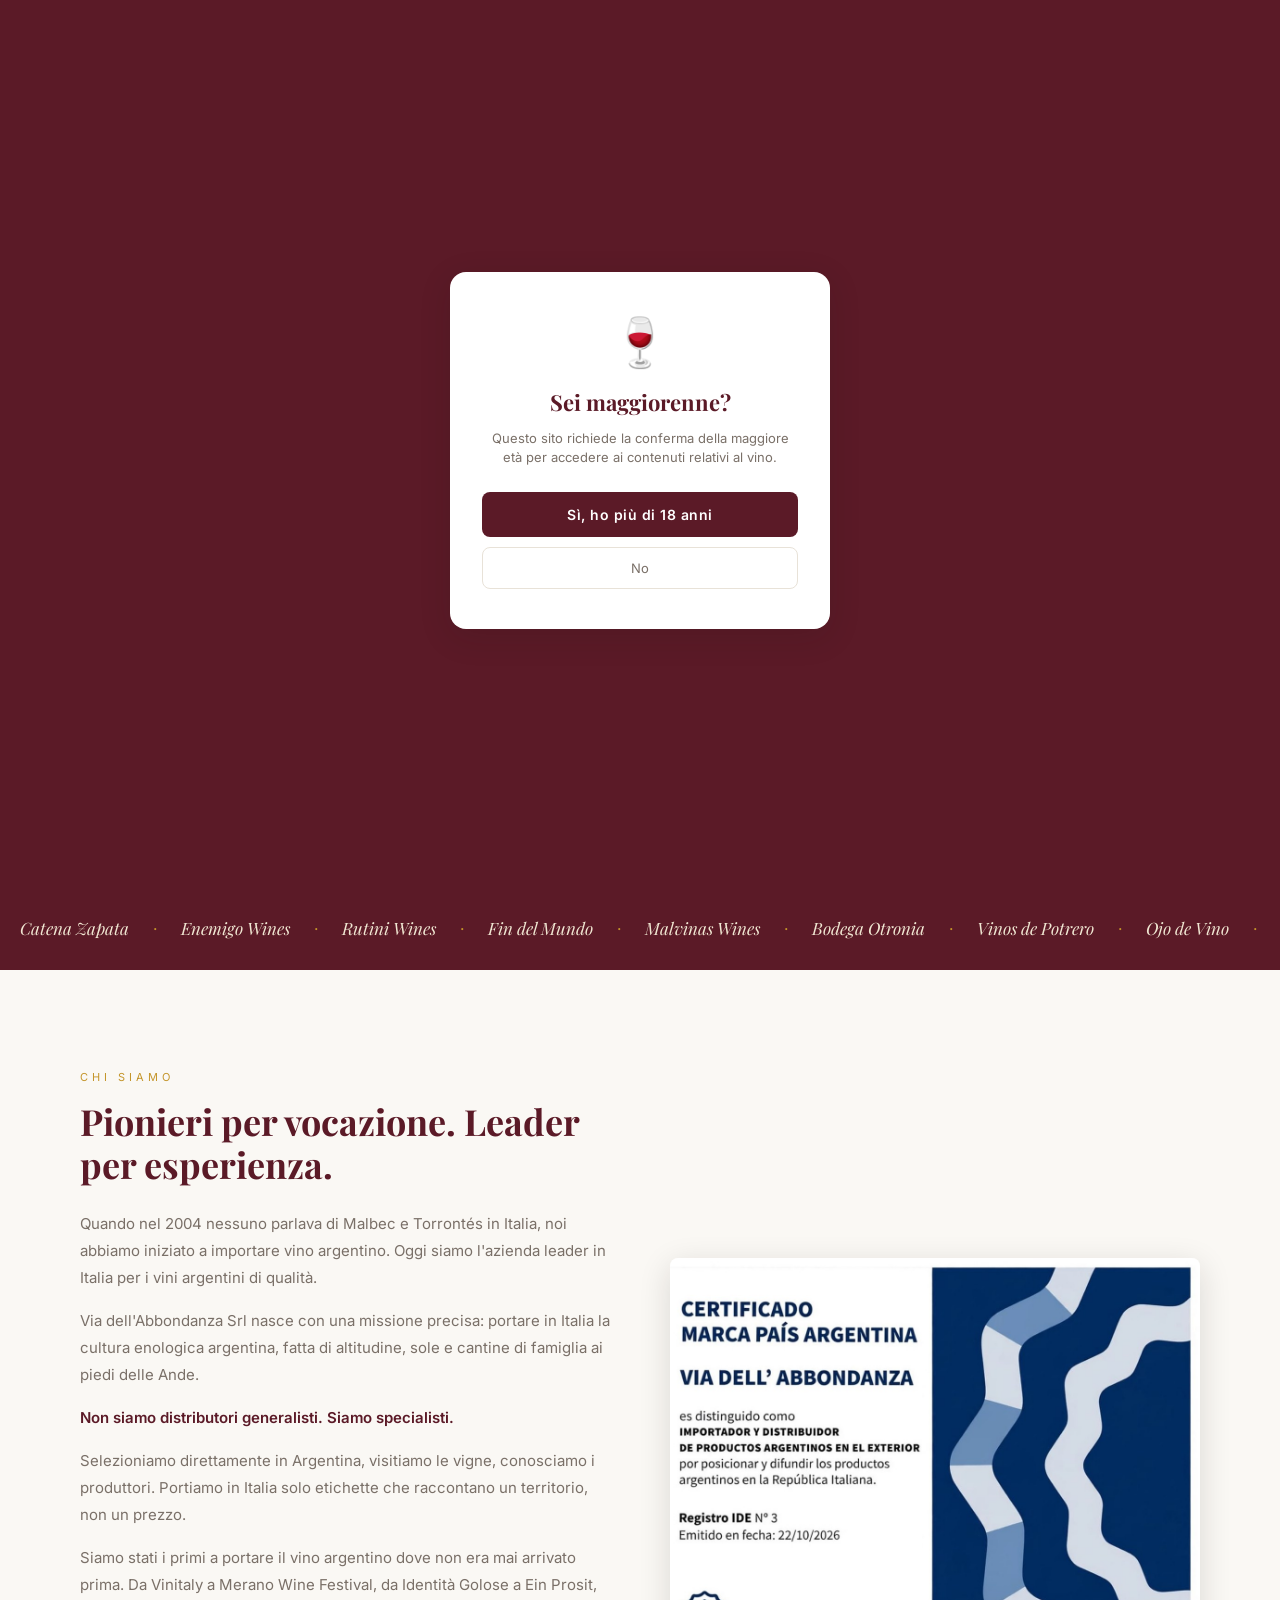
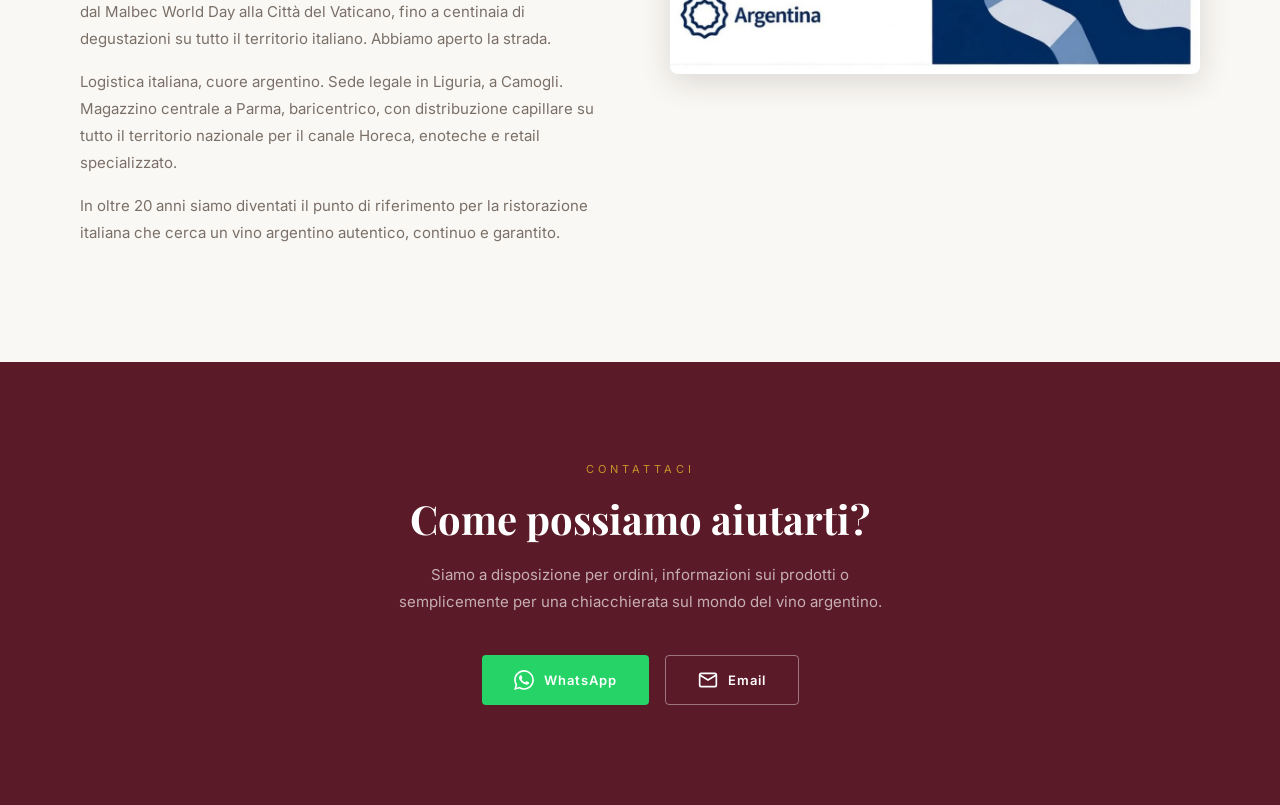
<file: index.html>
<!DOCTYPE html>
<html lang="it" translate="no">
<head>
  <meta charset="UTF-8"/>
  <script>
    // Cartel +18: si la edad no está confirmada, se muestra antes de pintar la página.
    (function(){
      var ok = false;
      try { ok = localStorage.getItem('vda_age_ok') === 'yes'; } catch(e) {}
      if (!ok) document.documentElement.classList.add('age-gate-pending');
    })();
  </script>
  <script async src="https://www.googletagmanager.com/gtag/js?id=G-C23Y322FEK"></script>
<script>
  window.dataLayer = window.dataLayer || [];
  function gtag(){dataLayer.push(arguments);}
  gtag('js', new Date());
  gtag('config', 'G-C23Y322FEK');
</script>
  <meta name="viewport" content="width=device-width, initial-scale=1.0"/>
  <title>Via dell'Abbondanza — I migliori vini argentini</title>
  <link rel="preconnect" href="https://fonts.googleapis.com"/>
  <link href="https://fonts.googleapis.com/css2?family=Playfair+Display:wght@400;600;700&family=Inter:wght@300;400;500&display=swap" rel="stylesheet"/>
  <link rel="stylesheet" href="css/homepage.css"/>
</head>
<body>

  <!-- HERO -->
  <section class="hero">
    <div class="hero-overlay"></div>
    <div class="hero-header">
      <img src="assets/logo.png" alt="Vía Dell'Abbondanza" class="hero-logo"/>
      <div class="hero-lang" translate="no">
  <button class="lang-btn" data-lang="it" onclick="setLang('it')">IT</button>
  <button class="lang-btn" data-lang="es" onclick="setLang('es')">ES</button>
  <button class="lang-btn" data-lang="en" onclick="setLang('en')">EN</button>
</div>
    </div>
    <div class="hero-content">
      <h1 class="hero-title">Vía Dell'Abbondanza</h1>
      <p class="hero-tagline" data-i18n="home.tagline">Via dell'Abbondanza Srl · Importazione dei migliori vini argentini dal 2004</p>
      <div class="hero-btns">
        <a href="catalogo.html" class="hero-btn" data-i18n="home.btn">Scopri il catalogo</a>
        <a href="catalogo.html?modo=pedido&login=1" class="hero-btn hero-btn-secondary" data-i18n="home.btn.pedido">Fai un ordine</a>
      </div>
    </div>
  </section>

  <div class="banner-bodegas-wrap">
    <div class="banner-bodegas-tira" id="banner-bodegas-tira">
<span class="banner-bodega">Catena Zapata</span><span class="banner-punto">&middot;</span>
<span class="banner-bodega">Enemigo Wines</span><span class="banner-punto">&middot;</span>
<span class="banner-bodega">Rutini Wines</span><span class="banner-punto">&middot;</span>
<span class="banner-bodega">Fin del Mundo</span><span class="banner-punto">&middot;</span>
<span class="banner-bodega">Malvinas Wines</span><span class="banner-punto">&middot;</span>
<span class="banner-bodega">Bodega Otronia</span><span class="banner-punto">&middot;</span>
<span class="banner-bodega">Vinos de Potrero</span><span class="banner-punto">&middot;</span>
<span class="banner-bodega">Ojo de Vino</span><span class="banner-punto">&middot;</span>
<span class="banner-bodega">Bodega Noemia</span><span class="banner-punto">&middot;</span>
<span class="banner-bodega">Vallisto Cafayate</span><span class="banner-punto">&middot;</span>
<span class="banner-bodega">Bodega Rolland</span><span class="banner-punto">&middot;</span>
<span class="banner-bodega">Bodega Dupont</span><span class="banner-punto">&middot;</span>
<span class="banner-bodega">Bodega Malma</span><span class="banner-punto">&middot;</span>
<span class="banner-bodega">La Dolfina Polo Wines</span><span class="banner-punto">&middot;</span>
<span class="banner-bodega">Huentala Wines</span><span class="banner-punto">&middot;</span>
<span class="banner-bodega">Bodega Riglos</span><span class="banner-punto">&middot;</span>
<span class="banner-bodega">Arca Yaco</span><span class="banner-punto">&middot;</span>
<span class="banner-bodega">RPB Bodegas</span><span class="banner-punto">&middot;</span>
<span class="banner-bodega">Bodega Bournett</span><span class="banner-punto">&middot;</span>
<span class="banner-bodega">Finca Sophenia</span><span class="banner-punto">&middot;</span>
<span class="banner-bodega">Santa Julia</span><span class="banner-punto">&middot;</span>
<span class="banner-bodega">Alamos Wines</span><span class="banner-punto">&middot;</span>
<span class="banner-bodega">Javier Zanetti Wines</span><span class="banner-punto">&middot;</span>
<span class="banner-bodega">Bodega Niven</span><span class="banner-punto">&middot;</span>
<span class="banner-bodega">Ribera del Cuarzo</span><span class="banner-punto">&middot;</span>
<span class="banner-bodega">Callejon del Crimen</span><span class="banner-punto">&middot;</span>
<span class="banner-bodega">Bodega Argento</span><span class="banner-punto">&middot;</span>
<span class="banner-bodega">Bodega Bianchi</span><span class="banner-punto">&middot;</span>
<span class="banner-bodega">Pachamama</span><span class="banner-punto">&middot;</span>
<span class="banner-bodega">Kempes Wines</span><span class="banner-punto">&middot;</span>
<span class="banner-bodega">Cittanina</span><span class="banner-punto">&middot;</span>
<span class="banner-bodega">La Giostra del Vino</span><span class="banner-punto">&middot;</span>
<span class="banner-bodega">Achaval Ferrer</span><span class="banner-punto">&middot;</span>
<span class="banner-bodega">Bodega Colomè</span><span class="banner-punto">&middot;</span>
<span class="banner-bodega">Bodega Mayol</span><span class="banner-punto">&middot;</span>
<span class="banner-bodega">Bodega Cruzat</span><span class="banner-punto">&middot;</span>
<span class="banner-bodega">Luigi Bosca</span><span class="banner-punto">&middot;</span>
<span class="banner-bodega">Manos Negras</span><span class="banner-punto">&middot;</span>
<span class="banner-bodega">Estancia Uspallata</span><span class="banner-punto">&middot;</span>
<span class="banner-bodega">Huichaira Vineyards</span><span class="banner-punto">&middot;</span>
<span class="banner-bodega">Finca Dinamia</span><span class="banner-punto">&middot;</span>
<span class="banner-bodega">2456 Wines</span><span class="banner-punto">&middot;</span>
<span class="banner-bodega">Mil Suelos</span><span class="banner-punto">&middot;</span>
<span class="banner-bodega">Humberto Canale</span><span class="banner-punto">&middot;</span>
<span class="banner-bodega">Vinas de Uquia</span><span class="banner-punto">&middot;</span>
<span class="banner-bodega">Catena Zapata</span><span class="banner-punto">&middot;</span>
<span class="banner-bodega">Enemigo Wines</span><span class="banner-punto">&middot;</span>
<span class="banner-bodega">Rutini Wines</span><span class="banner-punto">&middot;</span>
<span class="banner-bodega">Fin del Mundo</span><span class="banner-punto">&middot;</span>
<span class="banner-bodega">Malvinas Wines</span><span class="banner-punto">&middot;</span>
<span class="banner-bodega">Bodega Otronia</span><span class="banner-punto">&middot;</span>
<span class="banner-bodega">Vinos de Potrero</span><span class="banner-punto">&middot;</span>
<span class="banner-bodega">Ojo de Vino</span><span class="banner-punto">&middot;</span>
<span class="banner-bodega">Bodega Noemia</span><span class="banner-punto">&middot;</span>
<span class="banner-bodega">Vallisto Cafayate</span><span class="banner-punto">&middot;</span>
<span class="banner-bodega">Bodega Rolland</span><span class="banner-punto">&middot;</span>
<span class="banner-bodega">Bodega Dupont</span><span class="banner-punto">&middot;</span>
<span class="banner-bodega">Bodega Malma</span><span class="banner-punto">&middot;</span>
<span class="banner-bodega">La Dolfina Polo Wines</span><span class="banner-punto">&middot;</span>
<span class="banner-bodega">Huentala Wines</span><span class="banner-punto">&middot;</span>
<span class="banner-bodega">Bodega Riglos</span><span class="banner-punto">&middot;</span>
<span class="banner-bodega">Arca Yaco</span><span class="banner-punto">&middot;</span>
<span class="banner-bodega">RPB Bodegas</span><span class="banner-punto">&middot;</span>
<span class="banner-bodega">Bodega Bournett</span><span class="banner-punto">&middot;</span>
<span class="banner-bodega">Finca Sophenia</span><span class="banner-punto">&middot;</span>
<span class="banner-bodega">Santa Julia</span><span class="banner-punto">&middot;</span>
<span class="banner-bodega">Alamos Wines</span><span class="banner-punto">&middot;</span>
<span class="banner-bodega">Javier Zanetti Wines</span><span class="banner-punto">&middot;</span>
<span class="banner-bodega">Bodega Niven</span><span class="banner-punto">&middot;</span>
<span class="banner-bodega">Ribera del Cuarzo</span><span class="banner-punto">&middot;</span>
<span class="banner-bodega">Callejon del Crimen</span><span class="banner-punto">&middot;</span>
<span class="banner-bodega">Bodega Argento</span><span class="banner-punto">&middot;</span>
<span class="banner-bodega">Bodega Bianchi</span><span class="banner-punto">&middot;</span>
<span class="banner-bodega">Pachamama</span><span class="banner-punto">&middot;</span>
<span class="banner-bodega">Kempes Wines</span><span class="banner-punto">&middot;</span>
<span class="banner-bodega">Cittanina</span><span class="banner-punto">&middot;</span>
<span class="banner-bodega">La Giostra del Vino</span><span class="banner-punto">&middot;</span>
<span class="banner-bodega">Achaval Ferrer</span><span class="banner-punto">&middot;</span>
<span class="banner-bodega">Bodega Colomè</span><span class="banner-punto">&middot;</span>
<span class="banner-bodega">Bodega Mayol</span><span class="banner-punto">&middot;</span>
<span class="banner-bodega">Bodega Cruzat</span><span class="banner-punto">&middot;</span>
<span class="banner-bodega">Luigi Bosca</span><span class="banner-punto">&middot;</span>
<span class="banner-bodega">Manos Negras</span><span class="banner-punto">&middot;</span>
<span class="banner-bodega">Estancia Uspallata</span><span class="banner-punto">&middot;</span>
<span class="banner-bodega">Huichaira Vineyards</span><span class="banner-punto">&middot;</span>
<span class="banner-bodega">Finca Dinamia</span><span class="banner-punto">&middot;</span>
<span class="banner-bodega">2456 Wines</span><span class="banner-punto">&middot;</span>
<span class="banner-bodega">Mil Suelos</span><span class="banner-punto">&middot;</span>
<span class="banner-bodega">Humberto Canale</span><span class="banner-punto">&middot;</span>
<span class="banner-bodega">Vinas de Uquia</span><span class="banner-punto">&middot;</span>
  </div>
  </div>
  <!-- NOSOTROS -->
  <section class="about">
    <div class="about-text">
      <span class="about-label" data-i18n="home.about.label">Chi siamo</span>
      <h2 class="about-title" data-i18n="home.about.title">Pionieri per vocazione. Leader per esperienza.</h2>
      <p class="about-body" data-i18n="home.about.p1">Quando nel 2004 nessuno parlava di Malbec e Torrontés in Italia, noi abbiamo iniziato a importare vino argentino. Oggi siamo l'azienda leader in Italia per i vini argentini di qualità.</p>
      <p class="about-body" data-i18n="home.about.p2">Via dell'Abbondanza Srl nasce con una missione precisa: portare in Italia la cultura enologica argentina, fatta di altitudine, sole e cantine di famiglia ai piedi delle Ande.</p>
      <p class="about-body about-body-strong" data-i18n="home.about.p3">Non siamo distributori generalisti. Siamo specialisti.</p>
      <p class="about-body" data-i18n="home.about.p4">Selezioniamo direttamente in Argentina, visitiamo le vigne, conosciamo i produttori. Portiamo in Italia solo etichette che raccontano un territorio, non un prezzo.</p>
      <p class="about-body" data-i18n="home.about.p5">Siamo stati i primi a portare il vino argentino dove non era mai arrivato prima. Da Vinitaly a Merano Wine Festival, da Identità Golose a Ein Prosit, dal Malbec World Day alla Città del Vaticano, fino a centinaia di degustazioni su tutto il territorio italiano. Abbiamo aperto la strada.</p>
      <p class="about-body" data-i18n="home.about.p6">Logistica italiana, cuore argentino. Sede legale in Liguria, a Camogli. Magazzino centrale a Parma, baricentrico, con distribuzione capillare su tutto il territorio nazionale per il canale Horeca, enoteche e retail specializzato.</p>
      <p class="about-body" data-i18n="home.about.p7">In oltre 20 anni siamo diventati il punto di riferimento per la ristorazione italiana che cerca un vino argentino autentico, continuo e garantito.</p>
    </div>
    <div class="about-image">
      <img src="assets/certificado-marca-pais.jpg" alt="Certificado Marca País Argentina — Via dell'Abbondanza, importador y distribuidor de productos argentinos"/>
    </div>
  </section>

  <!-- CONTACTO -->
  <section class="contact">
    <span class="about-label" data-i18n="home.contact.label">Contattaci</span>
    <h2 class="contact-title" data-i18n="home.contact.title">Come possiamo aiutarti?</h2>
    <p class="contact-body" data-i18n="home.contact.body">Siamo a disposizione per ordini, informazioni sui prodotti o semplicemente per una chiacchierata sul mondo del vino argentino.</p>
    <div class="contact-btns">
      <a href="https://wa.me/393343077933" target="_blank" class="contact-btn whatsapp">
        <svg viewBox="0 0 24 24" fill="currentColor" width="20" height="20"><path d="M17.472 14.382c-.297-.149-1.758-.867-2.03-.967-.273-.099-.471-.148-.67.15-.197.297-.767.966-.94 1.164-.173.199-.347.223-.644.075-.297-.15-1.255-.463-2.39-1.475-.883-.788-1.48-1.761-1.653-2.059-.173-.297-.018-.458.13-.606.134-.133.298-.347.446-.52.149-.174.198-.298.298-.497.099-.198.05-.371-.025-.52-.075-.149-.669-1.612-.916-2.207-.242-.579-.487-.5-.669-.51-.173-.008-.371-.01-.57-.01-.198 0-.52.074-.792.372-.272.297-1.04 1.016-1.04 2.479 0 1.462 1.065 2.875 1.213 3.074.149.198 2.096 3.2 5.077 4.487.709.306 1.262.489 1.694.625.712.227 1.36.195 1.871.118.571-.085 1.758-.719 2.006-1.413.248-.694.248-1.289.173-1.413-.074-.124-.272-.198-.57-.347m-5.421 7.403h-.004a9.87 9.87 0 01-5.031-1.378l-.361-.214-3.741.982.998-3.648-.235-.374a9.86 9.86 0 01-1.51-5.26c.001-5.45 4.436-9.884 9.888-9.884 2.64 0 5.122 1.03 6.988 2.898a9.825 9.825 0 012.893 6.994c-.003 5.45-4.437 9.884-9.885 9.884m8.413-18.297A11.815 11.815 0 0012.05 0C5.495 0 .16 5.335.157 11.892c0 2.096.547 4.142 1.588 5.945L.057 24l6.305-1.654a11.882 11.882 0 005.683 1.448h.005c6.554 0 11.89-5.335 11.893-11.893a11.821 11.821 0 00-3.48-8.413Z"/></svg>
        WhatsApp
      </a>
      <a href="mailto:viadellabbondanza@yahoo.it" class="contact-btn email">
        <svg viewBox="0 0 24 24" fill="none" stroke="currentColor" stroke-width="2" width="20" height="20"><path d="M4 4h16c1.1 0 2 .9 2 2v12c0 1.1-.9 2-2 2H4c-1.1 0-2-.9-2-2V6c0-1.1.9-2 2-2z"/><polyline points="22,6 12,12 2,6"/></svg>
        Email
      </a>
    </div>
  </section>

  <!-- CARTEL +18 -->
  <div id="age-gate-overlay">
    <div class="age-gate-box">
      <div class="age-gate-icon">🍷</div>
      <h2 data-i18n="age.titulo">Sei maggiorenne?</h2>
      <p data-i18n="age.texto">Questo sito richiede la conferma della maggiore età per accedere ai contenuti relativi al vino.</p>
      <div class="age-gate-btns">
        <button class="btn-primary" onclick="confirmarEdad(true)" data-i18n="age.si">Sì, ho più di 18 anni</button>
        <button class="age-gate-no" onclick="confirmarEdad(false)" data-i18n="age.no">No</button>
      </div>
    </div>
  </div>

  <script src="js/i18n.js"></script>
  <script>
    // Claves de homepage en i18n
    TRANSLATIONS.it = Object.assign(TRANSLATIONS.it, {
      'home.tagline': 'Via dell\'Abbondanza Srl · Importazione dei migliori vini argentini dal 2004',
      'home.btn': 'Scopri il catalogo',
      'home.about.label': 'Chi siamo',
      'home.about.title': 'Pionieri per vocazione. Leader per esperienza.',
      'home.about.p1': 'Quando nel 2004 nessuno parlava di Malbec e Torrontés in Italia, noi abbiamo iniziato a importare vino argentino. Oggi siamo l\'azienda leader in Italia per i vini argentini di qualità.',
      'home.about.p2': 'Via dell\'Abbondanza Srl nasce con una missione precisa: portare in Italia la cultura enologica argentina, fatta di altitudine, sole e cantine di famiglia ai piedi delle Ande.',
      'home.about.p3': 'Non siamo distributori generalisti. Siamo specialisti.',
      'home.about.p4': 'Selezioniamo direttamente in Argentina, visitiamo le vigne, conosciamo i produttori. Portiamo in Italia solo etichette che raccontano un territorio, non un prezzo.',
      'home.about.p5': 'Siamo stati i primi a portare il vino argentino dove non era mai arrivato prima. Da Vinitaly a Merano Wine Festival, da Identità Golose a Ein Prosit, dal Malbec World Day alla Città del Vaticano, fino a centinaia di degustazioni su tutto il territorio italiano. Abbiamo aperto la strada.',
      'home.about.p6': 'Logistica italiana, cuore argentino. Sede legale in Liguria, a Camogli. Magazzino centrale a Parma, baricentrico, con distribuzione capillare su tutto il territorio nazionale per il canale Horeca, enoteche e retail specializzato.',
      'home.about.p7': 'In oltre 20 anni siamo diventati il punto di riferimento per la ristorazione italiana che cerca un vino argentino autentico, continuo e garantito.',
      'home.contact.label': 'Contattaci',
      'home.contact.title': 'Come possiamo aiutarti?',
      'home.contact.body': 'Siamo a disposizione per ordini, informazioni sui prodotti o semplicemente per una chiacchierata sul mondo del vino argentino.',
    });
    TRANSLATIONS.es = Object.assign(TRANSLATIONS.es, {
      'home.tagline': 'Via dell\'Abbondanza Srl · Importación de los mejores vinos argentinos desde 2004',
      'home.btn': 'Ver catálogo',
      'home.about.label': 'Quiénes somos',
      'home.about.title': 'Pioneros por vocación. Líderes por experiencia.',
      'home.about.p1': 'Cuando en 2004 nadie hablaba de Malbec y Torrontés en Italia, nosotros empezamos a importar vino argentino. Hoy somos la empresa líder en Italia en vinos argentinos de calidad.',
      'home.about.p2': 'Via dell\'Abbondanza Srl nace con una misión precisa: llevar a Italia la cultura enológica argentina, hecha de altitud, sol y bodegas familiares al pie de los Andes.',
      'home.about.p3': 'No somos distribuidores generalistas. Somos especialistas.',
      'home.about.p4': 'Seleccionamos directamente en Argentina, visitamos los viñedos, conocemos a los productores. Llevamos a Italia solo etiquetas que cuentan un territorio, no un precio.',
      'home.about.p5': 'Fuimos los primeros en llevar el vino argentino donde nunca había llegado antes. De Vinitaly a Merano Wine Festival, de Identità Golose a Ein Prosit, del Malbec World Day a la Ciudad del Vaticano, hasta cientos de degustaciones en todo el territorio italiano. Abrimos el camino.',
      'home.about.p6': 'Logística italiana, corazón argentino. Sede legal en Liguria, en Camogli. Depósito central en Parma, en posición estratégica, con distribución capilar en todo el territorio nacional para el canal Horeca, vinotecas y retail especializado.',
      'home.about.p7': 'En más de 20 años nos convertimos en el punto de referencia para la restauración italiana que busca un vino argentino auténtico, continuo y garantizado.',
      'home.contact.label': 'Contacto',
      'home.contact.title': '¿Cómo podemos ayudarte?',
      'home.contact.body': 'Estamos disponibles para pedidos, información sobre productos o simplemente para una charla sobre el mundo del vino argentino.',
    });
    TRANSLATIONS.en = Object.assign(TRANSLATIONS.en, {
      'home.tagline': 'Via dell\'Abbondanza Srl · Importing the finest Argentine wines since 2004',
      'home.btn': 'Browse catalog',
      'home.about.label': 'About us',
      'home.about.title': 'Pioneers by vocation. Leaders by experience.',
      'home.about.p1': 'When, in 2004, no one in Italy was talking about Malbec and Torrontés, we started importing Argentine wine. Today we are Italy\'s leading company for quality Argentine wines.',
      'home.about.p2': 'Via dell\'Abbondanza Srl was born with a precise mission: to bring to Italy the Argentine wine culture, made of altitude, sun and family wineries at the foot of the Andes.',
      'home.about.p3': 'We are not generalist distributors. We are specialists.',
      'home.about.p4': 'We select directly in Argentina, visit the vineyards, know the producers. We bring to Italy only labels that tell the story of a territory, not a price.',
      'home.about.p5': 'We were the first to bring Argentine wine where it had never arrived before. From Vinitaly to the Merano Wine Festival, from Identità Golose to Ein Prosit, from Malbec World Day to Vatican City, up to hundreds of tastings across Italy. We paved the way.',
      'home.about.p6': 'Italian logistics, Argentine heart. Registered office in Liguria, in Camogli. Central warehouse in Parma, centrally located, with capillary distribution across the country for the Horeca channel, wine shops and specialized retail.',
      'home.about.p7': 'In over 20 years we have become the reference point for Italian restaurants and hospitality seeking authentic, continuous and guaranteed Argentine wine.',
      'home.contact.label': 'Contact',
      'home.contact.title': 'How can we help you?',
      'home.contact.body': 'We are available for orders, product information or simply for a chat about the world of Argentine wine.',
    });
    applyTranslations();
  </script>
  <script>
    // Cartel +18. Las claves age.* ya están en js/i18n.js.
    function checkAgeGate(){
      var ok = false;
      try { ok = localStorage.getItem('vda_age_ok') === 'yes'; } catch(e) {}
      document.documentElement.classList.toggle('age-gate-pending', !ok);
      document.getElementById('age-gate-overlay').classList.toggle('open', !ok);
    }

    function confirmarEdad(esMayor){
      if(esMayor){
        try { localStorage.setItem('vda_age_ok', 'yes'); } catch(e) {}
        document.getElementById('age-gate-overlay').classList.remove('open');
        document.documentElement.classList.remove('age-gate-pending');
      }else{
        document.body.innerHTML = `<div style="min-height:100vh;display:flex;align-items:center;justify-content:center;text-align:center;padding:40px;font-family:'Inter',sans-serif;color:#fff;background:#5B1A27;">
          <p>${t('age.rechazo')}</p>
        </div>`;
      }
    }
    checkAgeGate();
  </script>
  <script>
document.querySelectorAll('.banner-bodega').forEach(el => {
  el.style.cursor = 'pointer';
  el.addEventListener('click', () => {
    window.location.href = 'catalogo.html?bodega=' + encodeURIComponent(el.textContent);
  });
});
</script>
</body>
</html>
</file>
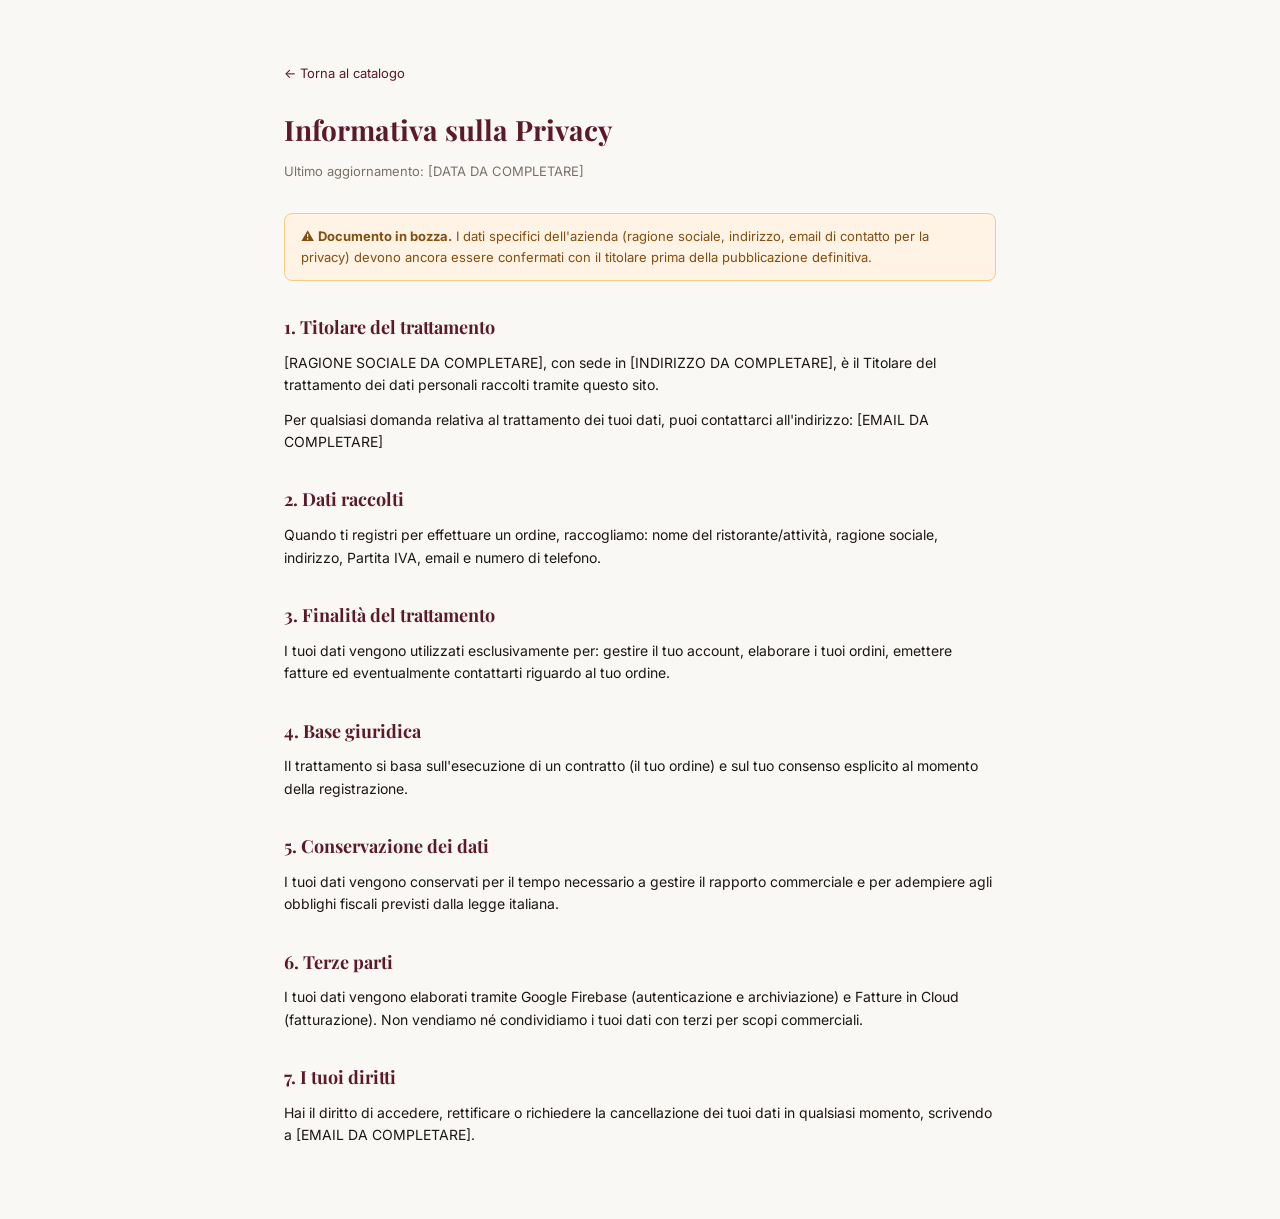
<file: privacidad.html>
<!DOCTYPE html>
<html lang="it">
<head>
<meta charset="UTF-8"/>
<meta name="viewport" content="width=device-width, initial-scale=1.0"/>
<title>Via dell'Abbondanza — Informativa sulla Privacy</title>
<link rel="icon" type="image/png" href="assets/logo.png"/>
<link rel="preconnect" href="https://fonts.googleapis.com"/>
<link href="https://fonts.googleapis.com/css2?family=Playfair+Display:wght@400;600;700&family=Inter:wght@300;400;500;600&display=swap" rel="stylesheet"/>
<style>
:root{
  --bg:#FAF8F4; --wine:#5B1A27; --gold:#C4952A;
  --text:#1C1714; --muted:#7A7068; --border:#E8E2D8;
}
*{box-sizing:border-box;margin:0;padding:0;}
body{font-family:'Inter',sans-serif;background:var(--bg);color:var(--text);line-height:1.6;}
.container{max-width:760px;margin:0 auto;padding:60px 24px;}
h1{font-family:'Playfair Display',serif;color:var(--wine);font-size:28px;margin-bottom:8px;}
.subtitle{color:var(--muted);font-size:13px;margin-bottom:32px;}
h2{font-family:'Playfair Display',serif;color:var(--wine);font-size:18px;margin-top:32px;margin-bottom:10px;}
p{margin-bottom:12px;font-size:14px;color:var(--text);}
.pendiente{
  background:#FEF3E4;border:1px solid #F5CB88;border-radius:8px;
  padding:12px 16px;margin-bottom:12px;font-size:13px;color:#854D0E;
}
.back-link{
  display:inline-block;margin-bottom:24px;color:var(--wine);
  text-decoration:none;font-size:13px;
}
.back-link:hover{text-decoration:underline;}
</style>
</head>
<body>
<div class="container">
<a href="catalogo.html" class="back-link">← Torna al catalogo</a>
<h1>Informativa sulla Privacy</h1>
<p class="subtitle">Ultimo aggiornamento: [DATA DA COMPLETARE]</p>

<div class="pendiente">
⚠️ <strong>Documento in bozza.</strong> I dati specifici dell'azienda (ragione sociale, indirizzo, email di contatto per la privacy) devono ancora essere confermati con il titolare prima della pubblicazione definitiva.
</div>

<h2>1. Titolare del trattamento</h2>
<p>[RAGIONE SOCIALE DA COMPLETARE], con sede in [INDIRIZZO DA COMPLETARE], è il Titolare del trattamento dei dati personali raccolti tramite questo sito.</p>
<p>Per qualsiasi domanda relativa al trattamento dei tuoi dati, puoi contattarci all'indirizzo: [EMAIL DA COMPLETARE]</p>

<h2>2. Dati raccolti</h2>
<p>Quando ti registri per effettuare un ordine, raccogliamo: nome del ristorante/attività, ragione sociale, indirizzo, Partita IVA, email e numero di telefono.</p>

<h2>3. Finalità del trattamento</h2>
<p>I tuoi dati vengono utilizzati esclusivamente per: gestire il tuo account, elaborare i tuoi ordini, emettere fatture ed eventualmente contattarti riguardo al tuo ordine.</p>

<h2>4. Base giuridica</h2>
<p>Il trattamento si basa sull'esecuzione di un contratto (il tuo ordine) e sul tuo consenso esplicito al momento della registrazione.</p>

<h2>5. Conservazione dei dati</h2>
<p>I tuoi dati vengono conservati per il tempo necessario a gestire il rapporto commerciale e per adempiere agli obblighi fiscali previsti dalla legge italiana.</p>

<h2>6. Terze parti</h2>
<p>I tuoi dati vengono elaborati tramite Google Firebase (autenticazione e archiviazione) e Fatture in Cloud (fatturazione). Non vendiamo né condividiamo i tuoi dati con terzi per scopi commerciali.</p>

<h2>7. I tuoi diritti</h2>
<p>Hai il diritto di accedere, rettificare o richiedere la cancellazione dei tuoi dati in qualsiasi momento, scrivendo a [EMAIL DA COMPLETARE].</p>

</div>
</body>
</html>
</file>
<file: css/homepage.css>
/* ── HOMEPAGE ── */
:root{
  --wine:#5B1A27;
  --gold:#C4952A;
  --text:#1C1714;
  --muted:#7A7068;
  --crema:#FAF8F4;
}

*{box-sizing:border-box;margin:0;padding:0;}
body{font-family:'Inter',sans-serif;background:#0a0a0a;}

/* ── HERO ── */
.hero{
  position:relative;
  min-height:100vh;
  display:flex;
  align-items:center;
  justify-content:center;
  background:url('https://images.unsplash.com/photo-1506377247377-2a5b3b417ebb?w=1600&q=80') center/cover no-repeat;
}
.hero-overlay{
  position:absolute;inset:0;
  background:linear-gradient(to bottom, rgba(10,10,10,.55) 0%, rgba(10,10,10,.75) 100%);
}
.hero-content{
  position:relative;z-index:1;
  text-align:center;
  display:flex;flex-direction:column;
  align-items:center;gap:24px;
  margin-top:200px;
}
.hero-header{
  position:absolute;
  top:30px;left:40px;
  z-index:2;
}
.hero-logo{
  width:220px;
}
.hero-tagline{
  font-size:13px;letter-spacing:4px;
  text-transform:uppercase;color:rgba(255,255,255,.6);
}
.hero-btn{
  margin-top:8px;
  padding:14px 40px;
  background:var(--wine);color:#fff;
  border:none;border-radius:4px;
  font-family:'Inter',sans-serif;
  font-size:13px;font-weight:600;
  letter-spacing:2px;text-transform:uppercase;
  text-decoration:none;
  transition:background .2s,transform .2s;
}
.hero-btn:hover{background:#7A2535;transform:translateY(-2px);}
.hero-btns{
  display:flex;flex-wrap:wrap;
  justify-content:center;
  gap:14px;
}
.hero-btns .hero-btn{margin-top:0;}
/* segundo botón ("Hacer pedido"): contorno, para distinguirlo del principal */
.hero-btn-secondary{
  background:transparent;
  border:1px solid rgba(255,255,255,.75);
  padding:13px 39px;
}
.hero-btn-secondary:hover{background:rgba(255,255,255,.14);}
/* ── NOSOTROS ── */
.about{
  display:flex;
  align-items:center;
  gap:60px;
  padding:100px 80px;
  background:var(--crema);
}
.about-text{
  flex:1;
}
.about-label{
  font-size:11px;letter-spacing:4px;
  text-transform:uppercase;color:var(--gold);
  display:block;margin-bottom:16px;
}
.about-title{
  font-family:'Playfair Display',serif;
  font-size:36px;font-weight:700;
  color:var(--wine);line-height:1.2;
  margin-bottom:24px;
}
.about-body{
  font-size:15px;color:var(--muted);
  line-height:1.8;margin-bottom:16px;
}
.about-body-strong{
  font-weight:600;color:var(--wine);
}
.about-image{
  flex:1;border-radius:8px;overflow:hidden;
  align-self:center;
  box-shadow:0 8px 32px rgba(28,23,20,.14);
}
.about-image img{
  width:100%;height:auto;
  display:block;
}
/* ── CONTACTO ── */
.contact{
  background:var(--wine);
  padding:100px 80px;
  text-align:center;
}
.contact .about-label{
  color:var(--gold);
}
.contact-title{
  font-family:'Playfair Display',serif;
  font-size:40px;font-weight:700;
  color:#fff;margin-bottom:16px;
}
.contact-body{
  font-size:15px;color:rgba(255,255,255,.65);
  line-height:1.8;max-width:520px;
  margin:0 auto 40px;
}
.contact-btns{
  display:flex;gap:16px;
  justify-content:center;
}
.contact-btn{
  display:flex;align-items:center;gap:10px;
  padding:14px 32px;border-radius:4px;
  font-family:'Inter',sans-serif;
  font-size:13px;font-weight:600;
  letter-spacing:1px;text-decoration:none;
  transition:transform .2s,opacity .2s;
}
.contact-btn:hover{transform:translateY(-2px);opacity:.9;}
.contact-btn.whatsapp{
  background:#25D366;color:#fff;
}
.contact-btn.email{
  background:transparent;color:#fff;
  border:1px solid rgba(255,255,255,.4);
}
/* ── LANG SELECTOR ── */
.hero-header{
  position:absolute;
  top:30px;left:40px;
  z-index:2;
  display:flex;
  align-items:center;
  gap:16px;
}
.hero-lang{
  display:flex;gap:6px;
}
.lang-btn{
  background:rgba(255,255,255,.15);
  border:1px solid rgba(255,255,255,.3);
  color:#fff;padding:4px 10px;
  border-radius:4px;font-size:11px;
  font-weight:600;cursor:pointer;
  font-family:'Inter',sans-serif;
  transition:background .2s;
}
.lang-btn:hover,.lang-btn.active{
  background:var(--wine);
  border-color:var(--wine);
}
.hero-title{
  font-family:'Playfair Display',serif;
  font-size:52px;font-weight:700;
  color:#fff;letter-spacing:2px;
  text-align:center;
  margin-bottom:8px;
  text-shadow:0 2px 20px rgba(0,0,0,.4);
}
.banner-bodegas-wrap{
  position:relative;
  overflow:hidden;
  background:var(--wine);
  height:70px;
}
.banner-bodegas-tira{
  position:absolute;
  top:40%;
  left:0;
  transform:translateY(-50%);
  display:flex;
  white-space:nowrap;
  width:max-content;
  animation:scrollBodegas 240s linear infinite;
}
.banner-bodega{
  font-family:'Playfair Display',serif;
  font-style:italic;
  font-size:17px;
  color:#F0E6D2;
  margin:0 20px;
  line-height:1;
  display:inline-flex;
  align-items:center;
}
.banner-punto{
  color:var(--gold);
  font-size:16px;
  margin:0 4px;
  line-height:1;
  display:inline-flex;
  align-items:center;
}
@keyframes scrollBodegas{
  from{ transform:translateX(0); }
  to{ transform:translateX(-50%); }
}
@media (max-width: 768px) {
  .hero-header { 
    top: 16px; 
    left: 16px; 
    gap: 10px;
  }
  .hero-logo { width: 60px; }
  .hero-lang { gap: 4px; }
  .lang-btn { padding: 3px 8px; font-size: 10px; }
  .hero-title { font-size: 26px; }
  .hero-tagline { font-size: 10px; letter-spacing: 2px; padding: 0 16px; }
  .hero-btn { padding: 12px 28px; font-size: 12px; }
  .hero-btn-secondary { padding: 11px 27px; }
  .hero-btns { gap: 10px; padding: 0 16px; }
  .hero-content { margin-top: 140px; }
  
  .about { flex-direction: column; padding: 40px 24px; gap: 32px; }
  .about-image { height: auto; }
  .about-title { font-size: 24px; }
  
  .contact { padding: 48px 24px; }
  .contact-title { font-size: 26px; }
  .contact-body { font-size: 13px; }
  .contact-btns { flex-direction: column; align-items: center; }
  .contact-btn { width: 100%; justify-content: center; }
}

/* ── CARTEL +18 ──
   Mismo diseño que el de catalogo.html (css/style.css). La homepage no carga
   style.css, así que las variables y el botón se definen acá. */
#age-gate-overlay{
  --surface:#FFFFFF; --border:#E8E2D8; --light:#F0EBE3; --wine-hover:#7A2535;
  display:none;
  position:fixed; inset:0; z-index:1000;
  background:var(--wine);
  align-items:center; justify-content:center;
  padding:20px;
}
#age-gate-overlay.open{ display:flex; }
/* si la edad no está confirmada se muestra desde el primer render (script del <head>) */
html.age-gate-pending #age-gate-overlay{ display:flex; }
html.age-gate-pending body{ overflow:hidden; }
.age-gate-box{
  background:var(--surface);
  border-radius:16px;
  padding:40px 32px;
  max-width:380px;
  text-align:center;
  box-shadow:0 8px 32px rgba(28,23,20,.14);
}
.age-gate-icon{ font-size:48px; margin-bottom:16px; }
.age-gate-box h2{
  font-family:'Playfair Display',serif;
  font-size:22px; color:var(--wine);
  margin-bottom:12px;
}
.age-gate-box p{
  font-size:13px; color:var(--muted);
  line-height:1.5; margin-bottom:24px;
}
.age-gate-btns{
  display:flex; flex-direction:column; gap:10px;
}
#age-gate-overlay .btn-primary{
  padding:14px; background:var(--wine); color:#fff; border:none;
  border-radius:8px; font-family:'Inter',sans-serif; font-size:14px; font-weight:600;
  cursor:pointer; transition:background .2s; letter-spacing:.5px;
}
#age-gate-overlay .btn-primary:hover{ background:var(--wine-hover); }
.age-gate-no{
  background:none; border:1px solid var(--border);
  color:var(--muted); padding:12px; border-radius:8px;
  font-family:'Inter',sans-serif; font-size:13px;
  cursor:pointer;
}
.age-gate-no:hover{ background:var(--light); }
</file>
